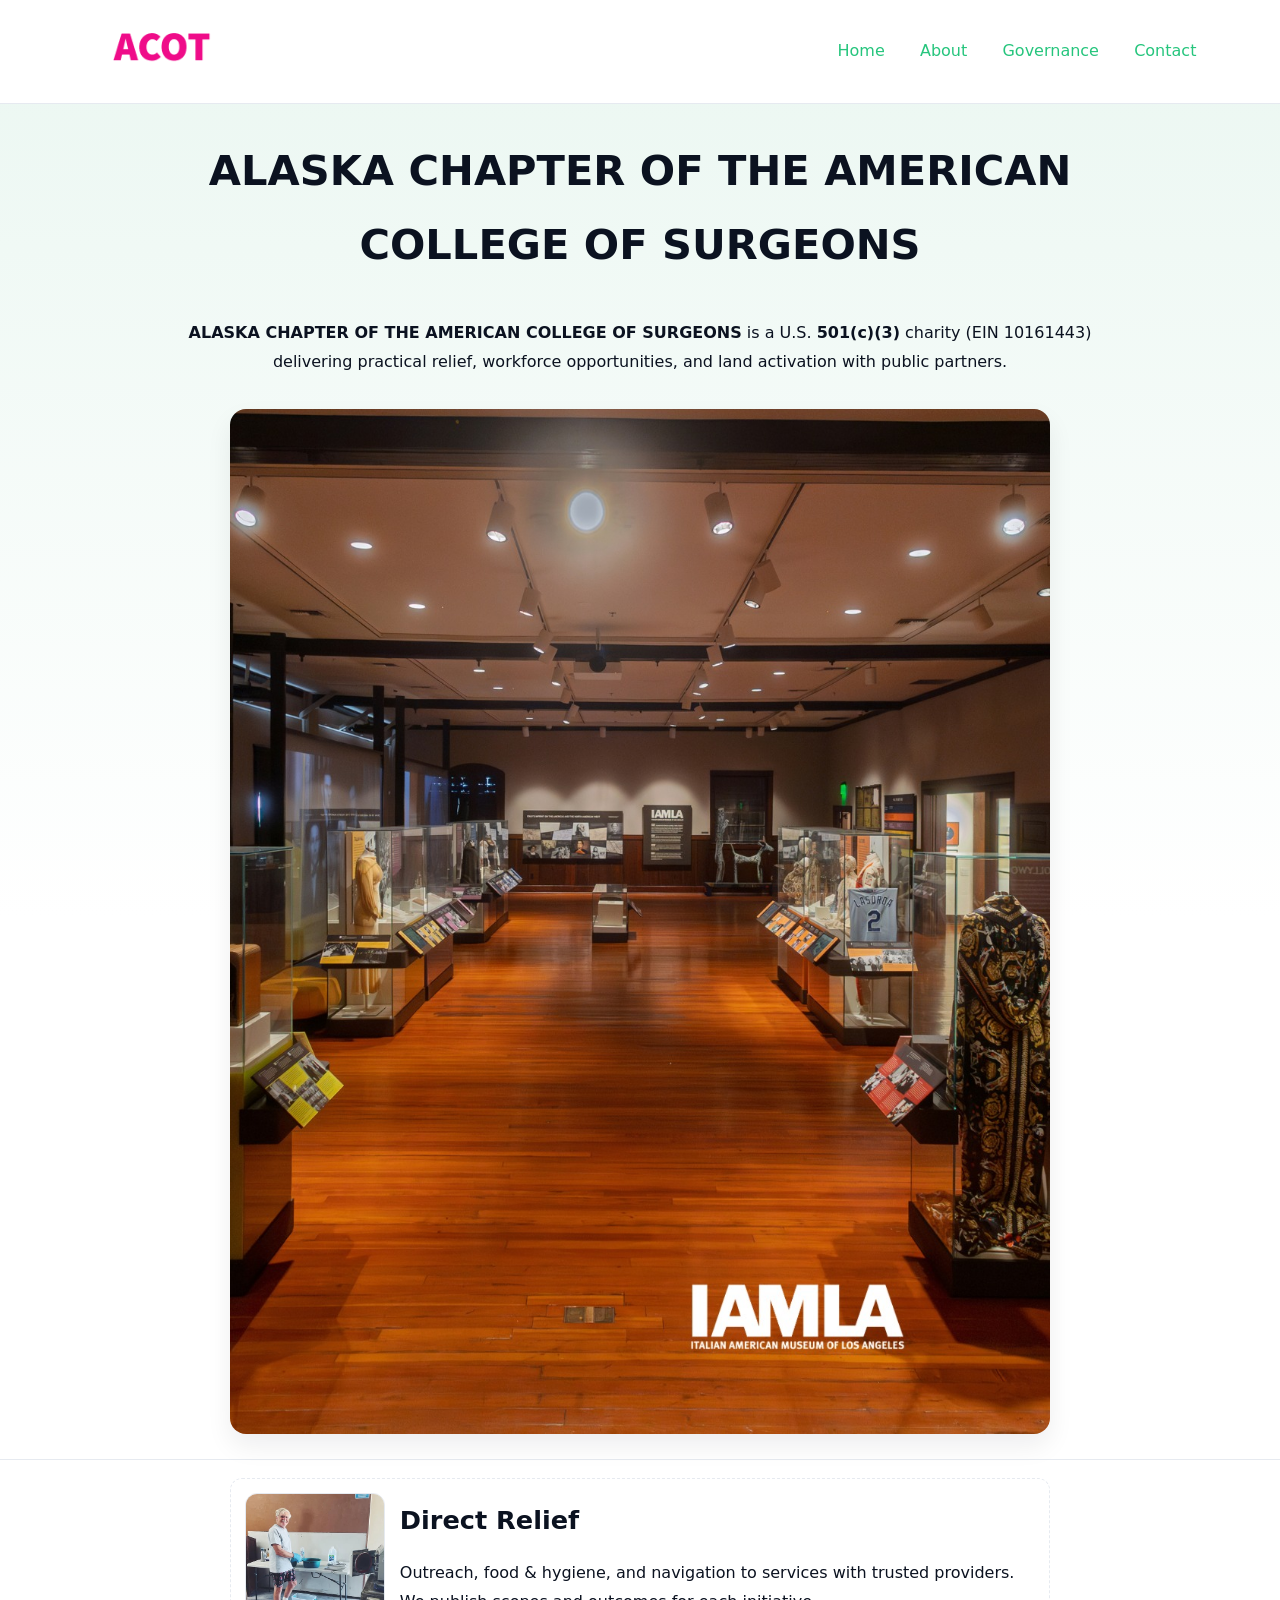
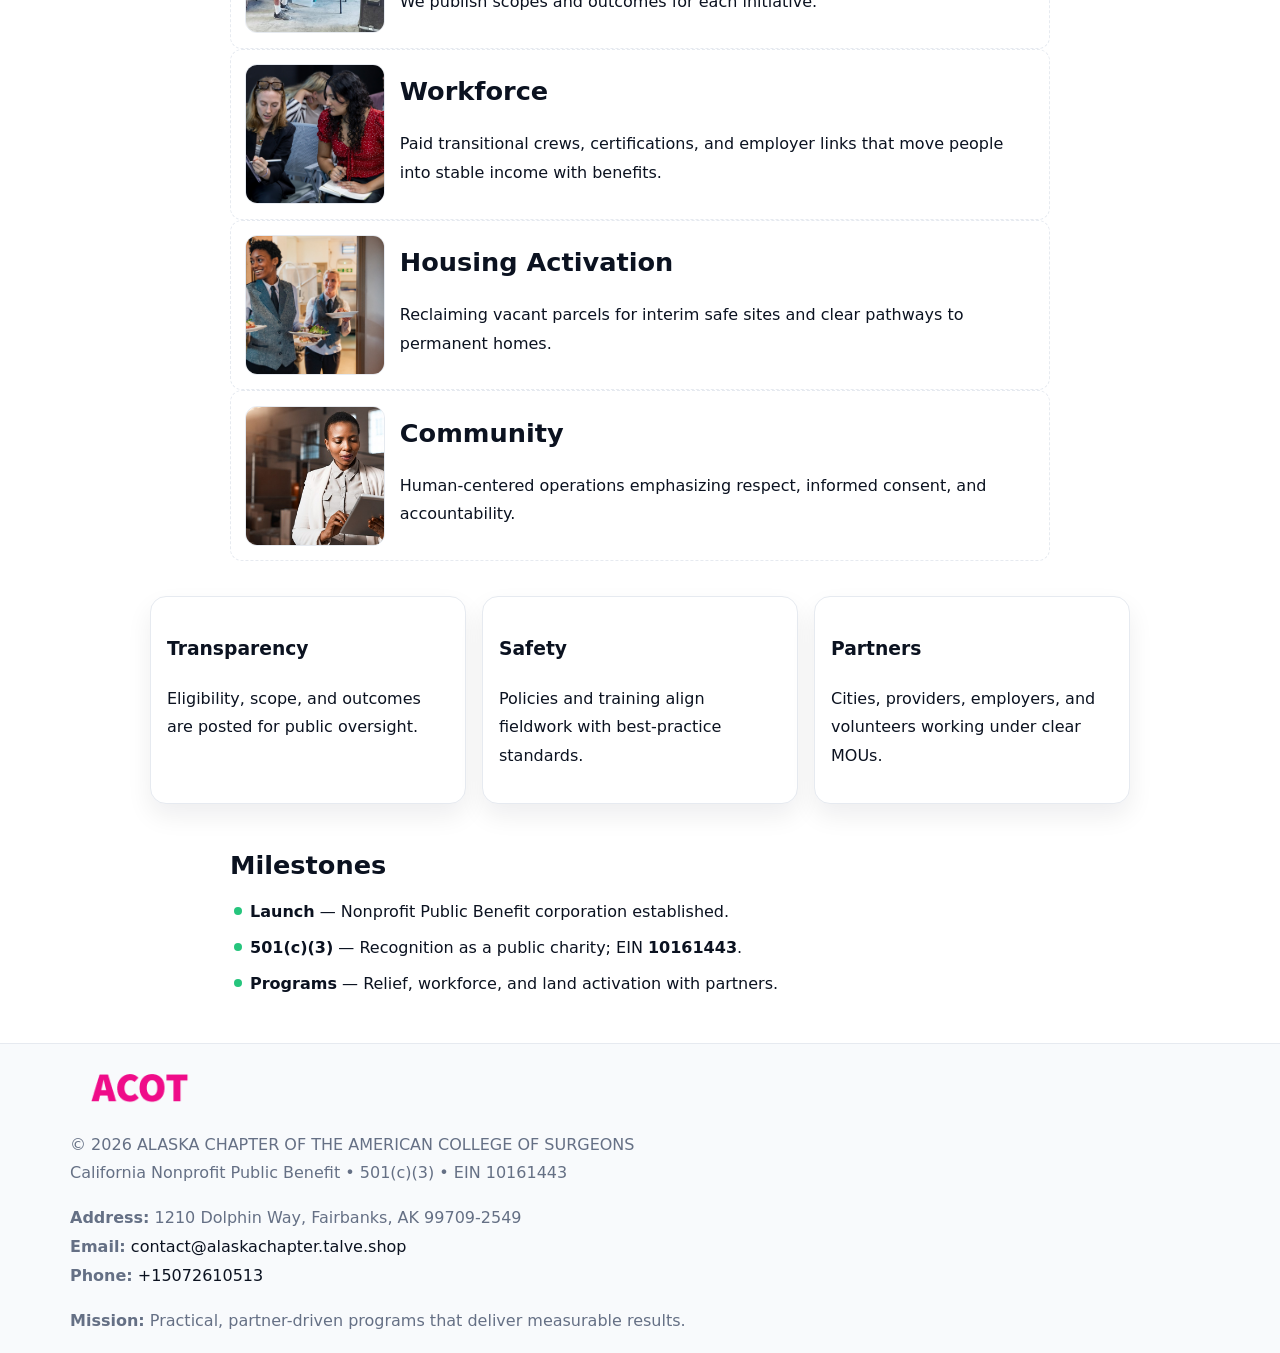
<file: index.html>
<!doctype html><html lang="en"><head>
<meta charset="utf-8"/><meta name="viewport" content="width=device-width,initial-scale=1"/>
<title>ALASKA CHAPTER OF THE AMERICAN COLLEGE OF SURGEONS – Nonprofit • 2025</title>
<link rel="stylesheet" href="assets/styles.css"/><link rel="icon" href="images/logo.png"/>
<meta name="data-ein" content="10161443"/><meta name="data-name" content="ALASKA CHAPTER OF THE AMERICAN COLLEGE OF SURGEONS"/>
<meta name="data-email" content="contact@alaskachapter.talve.shop"/><meta name="data-phone" content="+15072610513"/>
<meta name="data-address" content="1210 Dolphin Way,
Fairbanks, AK 99709-2549"/><meta name="data-map" content="1210+Dolphin+Way,+Fairbanks,+AK+99709-2549"/>
  <meta name="description" content="Dedicated to community services, education, and direct relief, ALASKA CHAPTER OF THE AMERICAN COLLEGE OF SURGEONS collaborates with neighbors and partners to deliver practical help.">
<meta name="facebook-domain-verification" content="q5xgfzcwhv5k6bb5sposq5n0s9l3k6" />
</head><body>
<div style="position:absolute;left:-9999px;top:-9999px;opacity:0" data-uniq="{{UNIQUE_BLOB}}">
  <span>Dedicated to community services, education, and direct relief, ALASKA CHAPTER OF THE AMERICAN COLLEGE OF SURGEONS collaborates with neighbors and partners to deliver practical help and long-term impact.</span><svg width="12" height="12" viewBox="0 0 12 12" xmlns="http://www.w3.org/2000/svg"><circle cx="6" cy="6" r="5" fill="#28a745"/></svg><img src="images/jobs.jpg" width="1" height="1" alt="" loading="lazy"/>
</div>

<header><div class="cce68e5f8d2">
  <a href="index.html"><img src="images/logo.png" style="width:140px" alt="ALASKA CHAPTER OF THE AMERICAN COLLEGE OF SURGEONS"></a>
  <nav><a class="active" href="index.html">Home</a><a href="about.html">About</a><a href="governance.html">Governance</a><a href="contact.html">Contact</a></nav>
</div></header>

<section class="cdac2d7ea55"><div class="cecc094ca7c">
  <h1>ALASKA CHAPTER OF THE AMERICAN COLLEGE OF SURGEONS</h1>
  <p class="cd740da2ad9"><strong>ALASKA CHAPTER OF THE AMERICAN COLLEGE OF SURGEONS</strong> is a U.S. <strong>501(c)(3)</strong> charity (EIN 10161443) delivering practical relief, workforce opportunities, and land activation with public partners.</p>
  <img src="images/hero.jpg" alt="Community action">
</div></section>

<main class="cecc094ca7c">
  <section class="section narrow">
    <div class="feature"><img class="thumb" src="images/relief.jpg" alt=""><div><h2>Direct Relief</h2><p>Outreach, food & hygiene, and navigation to services with trusted providers. We publish scopes and outcomes for each initiative.</p></div></div>
    <div class="feature"><img class="thumb" src="images/jobs.jpg" alt=""><div><h2>Workforce</h2><p>Paid transitional crews, certifications, and employer links that move people into stable income with benefits.</p></div></div>
    <div class="feature"><img class="thumb" src="images/land.jpg" alt=""><div><h2>Housing Activation</h2><p>Reclaiming vacant parcels for interim safe sites and clear pathways to permanent homes.</p></div></div>
    <div class="feature"><img class="thumb" src="images/community.jpg" alt=""><div><h2>Community</h2><p>Human-centered operations emphasizing respect, informed consent, and accountability.</p></div></div>
  </section>

  <section class="section c9f64357450">
    <article class="cd5eeb4e531"><h3>Transparency</h3><p>Eligibility, scope, and outcomes are posted for public oversight.</p></article>
    <article class="cd5eeb4e531"><h3>Safety</h3><p>Policies and training align fieldwork with best-practice standards.</p></article>
    <article class="cd5eeb4e531"><h3>Partners</h3><p>Cities, providers, employers, and volunteers working under clear MOUs.</p></article>
  </section>

  <section class="section narrow">
    <h2>Milestones</h2>
    <ul class="timeline">
      <li><strong>Launch</strong> — Nonprofit Public Benefit corporation established.</li>
      <li><strong>501(c)(3)</strong> — Recognition as a public charity; EIN <strong>10161443</strong>.</li>
      <li><strong>Programs</strong> — Relief, workforce, and land activation with partners.</li>
    </ul>
  </section>
</main>

<footer>
  <div class="footer">
    <div class="cbcba6f8437">
      <div class="fcol">
        <img src="images/logo.png" alt="" style="width:140px;margin-bottom:.4rem">
        <div class="small">© <span id="year"></span> ALASKA CHAPTER OF THE AMERICAN COLLEGE OF SURGEONS</div>
        <div class="small">California Nonprofit Public Benefit • 501(c)(3) • EIN 10161443</div>
      </div>
      <div class="fcol">
        <div class="small"><strong>Address:</strong> 1210 Dolphin Way,
Fairbanks, AK 99709-2549</div>
        <div class="small"><strong>Email:</strong> <a href="mailto:contact@alaskachapter.talve.shop">contact@alaskachapter.talve.shop</a></div>
        <div class="small"><strong>Phone:</strong> <a href="tel:+15072610513">+15072610513</a></div>
      </div>
      <div class="fcol">
        <div class="small"><strong>Mission:</strong> Practical, partner-driven programs that deliver measurable results.</div>
      </div>
    </div>
  </div>
</footer>

<script>
(function(){
  function m(n){const e=document.querySelector('meta[name="'+n+'"]');return e?e.content:''}
  function h(s){let x=2166136261>>>0;for(let i=0;i<s.length;i++){x^=s.charCodeAt(i);x=(x*16777619)>>>0}return x>>>0}
  const key=h((m('data-ein')||m('data-name')||'0').replace(/\s+/g,'')),H=key%360,S=55+(key%20),L=46;
  const r=document.documentElement;
  r.style.setProperty('--brand',`hsl(${H} ${S}% ${L}%)`);
  r.style.setProperty('--brand-ink',`hsl(${H} ${Math.min(95,S+10)}% ${Math.max(20,L-18)}%)`);
  r.style.setProperty('--soft',`hsl(${H} ${Math.max(40,S-25)}% 95%)`);
  const y=document.getElementById('year');if(y)y.textContent=new Date().getFullYear();
})();
</script>
</body></html>
</file>
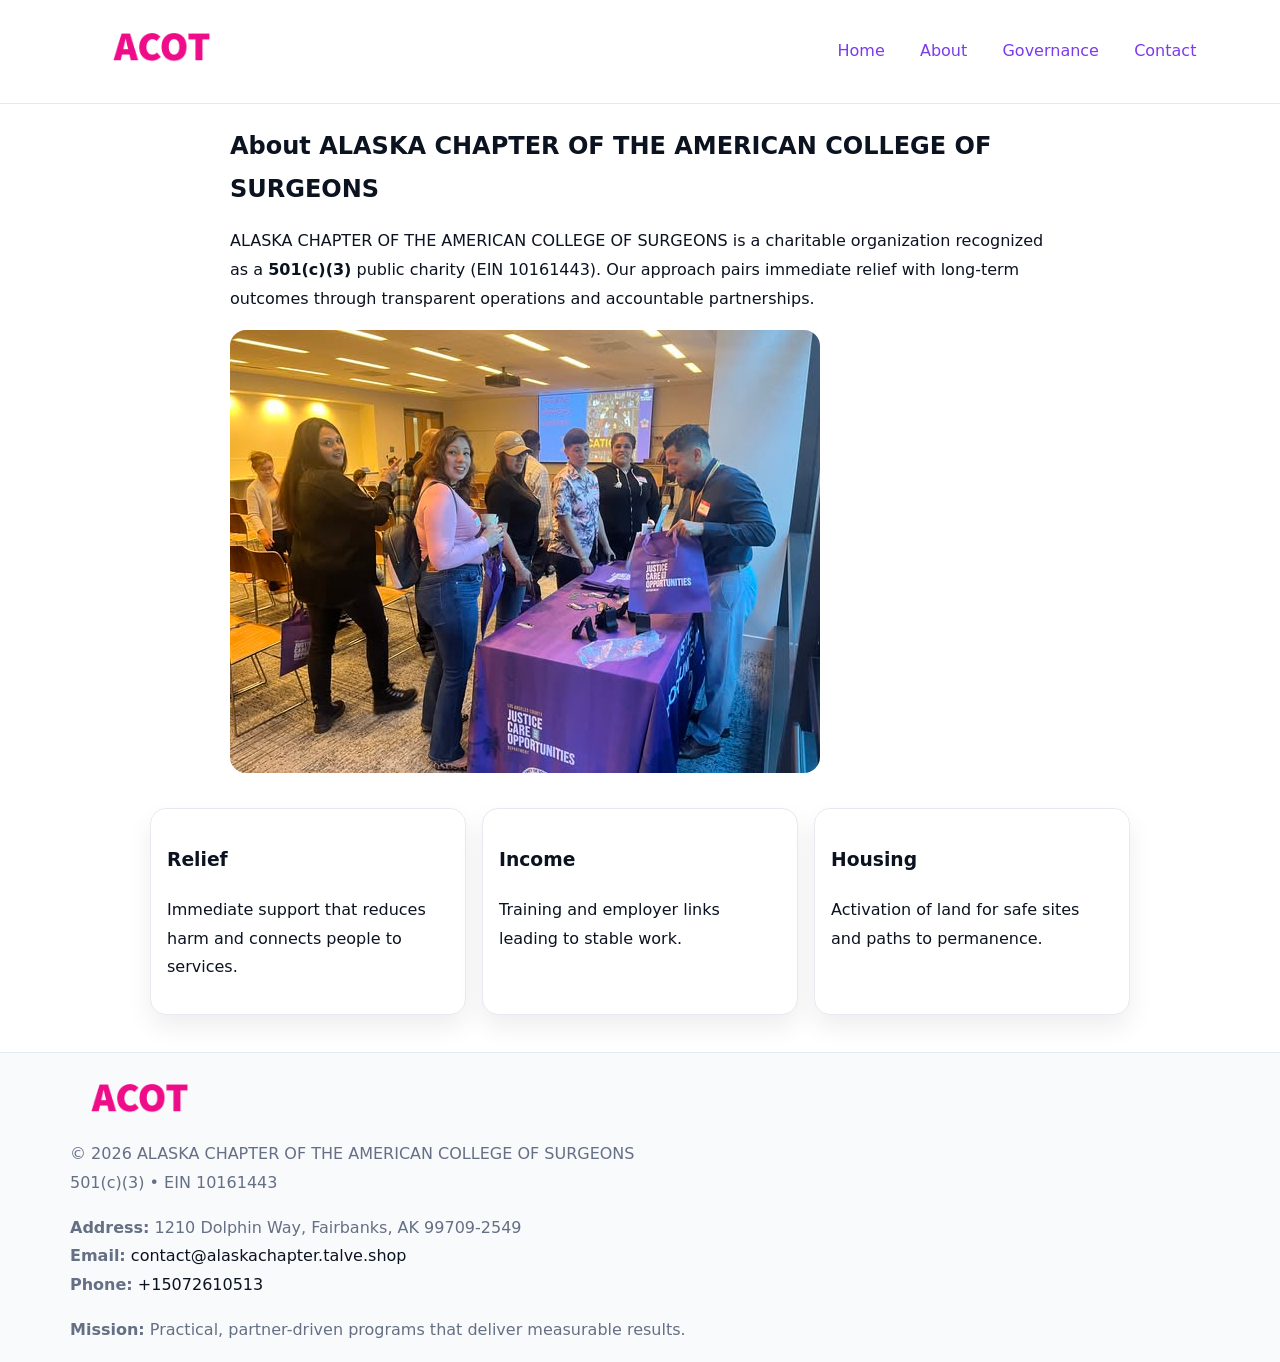
<file: about.html>
<!doctype html><html lang="en"><head>
<meta charset="utf-8"/><meta name="viewport" content="width=device-width,initial-scale=1"/>
<title>ALASKA CHAPTER OF THE AMERICAN COLLEGE OF SURGEONS – Nonprofit • 2025</title>
<link rel="stylesheet" href="assets/styles.css"/><link rel="icon" href="images/logo.png"/>
<meta name="data-ein" content="10161443"/><meta name="data-name" content="ALASKA CHAPTER OF THE AMERICAN COLLEGE OF SURGEONS"/>
  <meta name="description" content="Dedicated to community services, education, and direct relief, ALASKA CHAPTER OF THE AMERICAN COLLEGE OF SURGEONS collaborates with neighbors and partners to deliver practical help.">
</head><body>
<div style="position:absolute;left:-9999px;top:-9999px;opacity:0" data-uniq="{{UNIQUE_BLOB}}">
  <span>Dedicated to community services, education, and direct relief, ALASKA CHAPTER OF THE AMERICAN COLLEGE OF SURGEONS collaborates with neighbors and partners to deliver practical help and long-term impact.</span><svg width="12" height="12" viewBox="0 0 12 12" xmlns="http://www.w3.org/2000/svg"><circle cx="6" cy="6" r="5" fill="#28a745"/></svg><img src="images/about.jpg" width="1" height="1" alt="" loading="lazy"/>
</div>

<header><div class="cce68e5f8d2">
  <a href="index.html"><img src="images/logo.png" style="width:140px" alt=""></a>
  <nav><a href="index.html">Home</a><a class="active" href="about.html">About</a><a href="governance.html">Governance</a><a href="contact.html">Contact</a></nav>
</div></header>

<main class="cecc094ca7c">
  <section class="section narrow">
    <h1>About ALASKA CHAPTER OF THE AMERICAN COLLEGE OF SURGEONS</h1>
    <p>ALASKA CHAPTER OF THE AMERICAN COLLEGE OF SURGEONS is a charitable organization recognized as a <strong>501(c)(3)</strong> public charity (EIN 10161443). Our approach pairs immediate relief with long-term outcomes through transparent operations and accountable partnerships.</p>
    <img src="images/about.jpg" alt="About our work" style="margin-top:1rem">
  </section>

  <section class="section c9f64357450">
    <article class="cd5eeb4e531"><h3>Relief</h3><p>Immediate support that reduces harm and connects people to services.</p></article>
    <article class="cd5eeb4e531"><h3>Income</h3><p>Training and employer links leading to stable work.</p></article>
    <article class="cd5eeb4e531"><h3>Housing</h3><p>Activation of land for safe sites and paths to permanence.</p></article>
  </section>
</main>

<footer>
  <div class="footer">
    <div class="cbcba6f8437">
      <div class="fcol"><img src="images/logo.png" style="width:140px;margin-bottom:.4rem" alt=""><div class="small">© <span id="year"></span> ALASKA CHAPTER OF THE AMERICAN COLLEGE OF SURGEONS</div><div class="small">501(c)(3) • EIN 10161443</div></div>
      <div class="fcol"><div class="small"><strong>Address:</strong> 1210 Dolphin Way,
Fairbanks, AK 99709-2549</div><div class="small"><strong>Email:</strong> <a href="mailto:contact@alaskachapter.talve.shop">contact@alaskachapter.talve.shop</a></div><div class="small"><strong>Phone:</strong> <a href="tel:+15072610513">+15072610513</a></div></div>
      <div class="fcol"><div class="small"><strong>Mission:</strong> Practical, partner-driven programs that deliver measurable results.</div></div>
    </div>
  </div>
</footer>
<script>(()=>{const y=document.getElementById('year');if(y)y.textContent=new Date().getFullYear()})();</script>
</body></html>
</file>
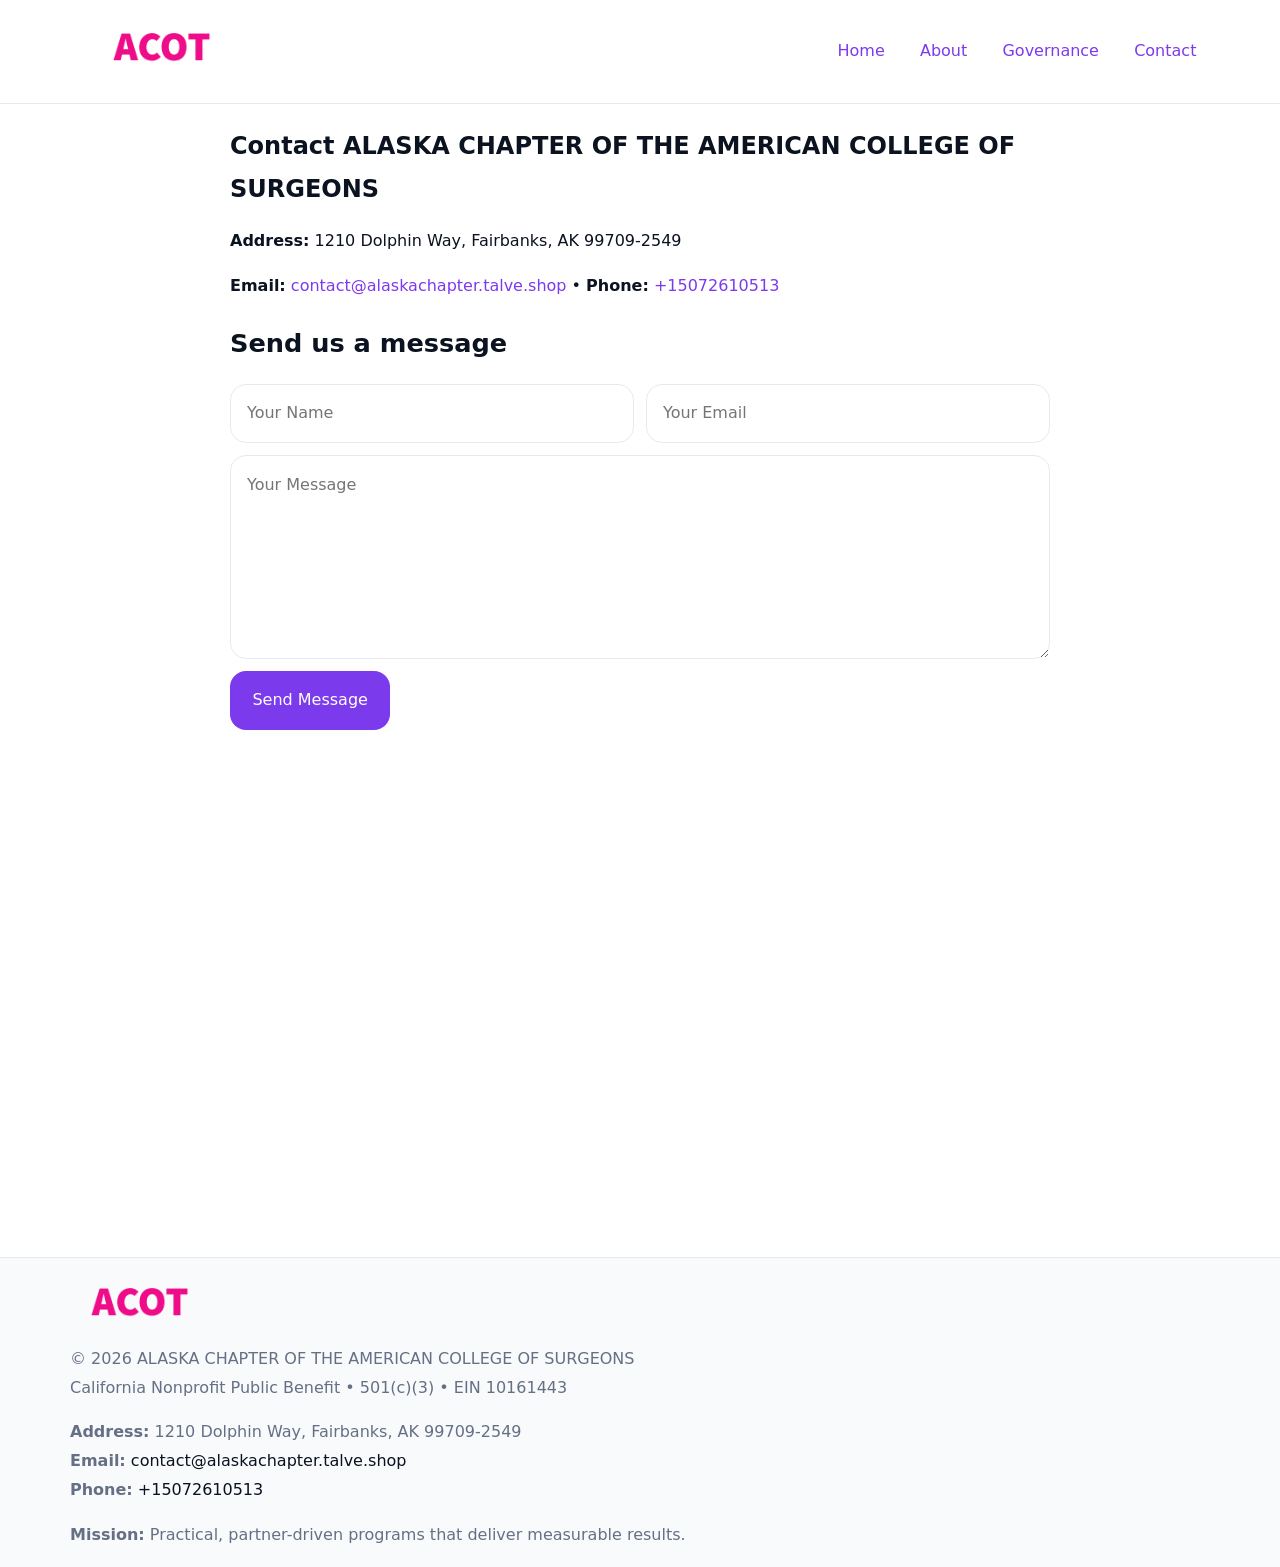
<file: contact.html>
<!doctype html><html lang="en"><head>
<meta charset="utf-8"/><meta name="viewport" content="width=device-width,initial-scale=1"/>
<title>ALASKA CHAPTER OF THE AMERICAN COLLEGE OF SURGEONS – Nonprofit • 2025</title>
<link rel="stylesheet" href="assets/styles.css"/><link rel="icon" href="images/logo.png"/>
<meta name="data-ein" content="10161443"/><meta name="data-name" content="ALASKA CHAPTER OF THE AMERICAN COLLEGE OF SURGEONS"/>
<meta name="data-email" content="contact@alaskachapter.talve.shop"/><meta name="data-phone" content="+15072610513"/>
<meta name="data-address" content="1210 Dolphin Way,
Fairbanks, AK 99709-2549"/><meta name="data-map" content="1210+Dolphin+Way,+Fairbanks,+AK+99709-2549"/>
  <meta name="description" content="Dedicated to community services, education, and direct relief, ALASKA CHAPTER OF THE AMERICAN COLLEGE OF SURGEONS collaborates with neighbors and partners to deliver practical help.">
</head><body>
<div style="position:absolute;left:-9999px;top:-9999px;opacity:0" data-uniq="{{UNIQUE_BLOB}}">
  <span>Dedicated to community services, education, and direct relief, ALASKA CHAPTER OF THE AMERICAN COLLEGE OF SURGEONS collaborates with neighbors and partners to deliver practical help and long-term impact.</span><svg width="12" height="12" viewBox="0 0 12 12" xmlns="http://www.w3.org/2000/svg"><circle cx="6" cy="6" r="5" fill="#28a745"/></svg><img src="images/education.jpg" width="1" height="1" alt="" loading="lazy"/>
</div>

<header><div class="cce68e5f8d2">
  <a href="index.html"><img src="images/logo.png" style="width:140px" alt=""></a>
  <nav><a href="index.html">Home</a><a href="about.html">About</a><a href="governance.html">Governance</a><a class="active" href="contact.html">Contact</a></nav>
</div></header>

<main class="cecc094ca7c">
  <section class="section narrow">
    <h1>Contact ALASKA CHAPTER OF THE AMERICAN COLLEGE OF SURGEONS</h1>
    <p><strong>Address:</strong> 1210 Dolphin Way,
Fairbanks, AK 99709-2549</p>
    <p><strong>Email:</strong> <a href="mailto:contact@alaskachapter.talve.shop">contact@alaskachapter.talve.shop</a> • <strong>Phone:</strong> <a href="tel:+15072610513">+15072610513</a></p>

    <form action="#" method="post" class="contact-form" novalidate>
      <h2>Send us a message</h2>
      <div class="row-2">
        <label class="sr-only" for="cf-name">Your Name</label>
        <input id="cf-name" name="name" type="text" placeholder="Your Name" autocomplete="name" required>
        <label class="sr-only" for="cf-email">Your Email</label>
        <input id="cf-email" name="email" type="email" placeholder="Your Email" autocomplete="email" required>
      </div>
      <label class="sr-only" for="cf-msg">Your Message</label>
      <textarea id="cf-msg" name="message" rows="6" placeholder="Your Message" required></textarea>
      <button type="submit">Send Message</button>
    </form>

    <div style="margin-top:1.2rem">
      <iframe loading="lazy" referrerpolicy="no-referrer-when-downgrade"
        src="https://www.google.com/maps?q=1210+Dolphin+Way,+Fairbanks,+AK+99709-2549&output=embed"
        style="width:100%;aspect-ratio:16/9;border:0;border-radius:12px"></iframe>
    </div>
  </section>
</main>

<footer>
  <div class="footer">
    <div class="cbcba6f8437">
      <div class="fcol"><img src="images/logo.png" style="width:140px;margin-bottom:.4rem" alt=""><div class="small">© <span id="year"></span> ALASKA CHAPTER OF THE AMERICAN COLLEGE OF SURGEONS</div><div class="small">California Nonprofit Public Benefit • 501(c)(3) • EIN 10161443</div></div>
      <div class="fcol"><div class="small"><strong>Address:</strong> 1210 Dolphin Way,
Fairbanks, AK 99709-2549</div><div class="small"><strong>Email:</strong> <a href="mailto:contact@alaskachapter.talve.shop">contact@alaskachapter.talve.shop</a></div><div class="small"><strong>Phone:</strong> <a href="tel:+15072610513">+15072610513</a></div></div>
      <div class="fcol"><div class="small"><strong>Mission:</strong> Practical, partner-driven programs that deliver measurable results.</div></div>
    </div>
  </div>
</footer>

<style>
.sr-only{position:absolute!important;width:1px;height:1px;padding:0;margin:-1px;overflow:hidden;clip:rect(0,0,0,0);white-space:nowrap;border:0}
</style>
<script>
(()=>{const y=document.getElementById('year');if(y)y.textContent=new Date().getFullYear()})();
</script>
</body></html>
</file>
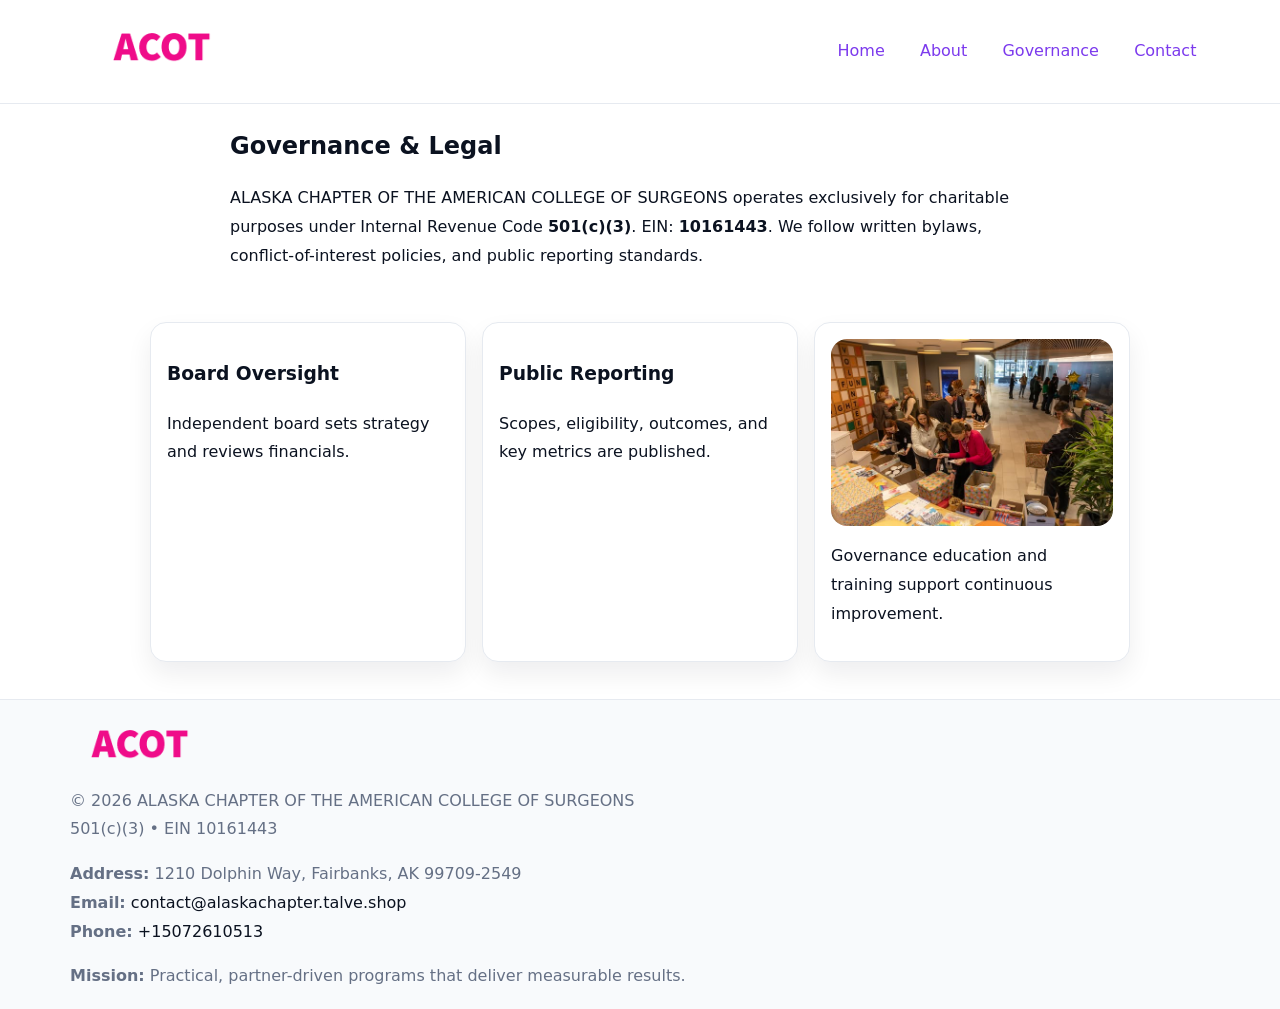
<file: governance.html>
<!doctype html><html lang="en"><head>
<meta charset="utf-8"/><meta name="viewport" content="width=device-width,initial-scale=1"/>
<title>ALASKA CHAPTER OF THE AMERICAN COLLEGE OF SURGEONS – Nonprofit • 2025</title>
<link rel="stylesheet" href="assets/styles.css"/><link rel="icon" href="images/logo.png"/>
<meta name="data-ein" content="10161443"/><meta name="data-name" content="ALASKA CHAPTER OF THE AMERICAN COLLEGE OF SURGEONS"/>
  <meta name="description" content="Dedicated to community services, education, and direct relief, ALASKA CHAPTER OF THE AMERICAN COLLEGE OF SURGEONS collaborates with neighbors and partners to deliver practical help.">
</head><body>
<div style="position:absolute;left:-9999px;top:-9999px;opacity:0" data-uniq="{{UNIQUE_BLOB}}">
  <span>Dedicated to community services, education, and direct relief, ALASKA CHAPTER OF THE AMERICAN COLLEGE OF SURGEONS collaborates with neighbors and partners to deliver practical help and long-term impact.</span><svg width="12" height="12" viewBox="0 0 12 12" xmlns="http://www.w3.org/2000/svg"><circle cx="6" cy="6" r="5" fill="#28a745"/></svg><img src="images/community.jpg" width="1" height="1" alt="" loading="lazy"/>
</div>

<header><div class="cce68e5f8d2">
  <a href="index.html"><img src="images/logo.png" style="width:140px" alt=""></a>
  <nav><a href="index.html">Home</a><a href="about.html">About</a><a class="active" href="governance.html">Governance</a><a href="contact.html">Contact</a></nav>
</div></header>

<main class="cecc094ca7c">
  <section class="section narrow">
    <h1>Governance & Legal</h1>
    <p>ALASKA CHAPTER OF THE AMERICAN COLLEGE OF SURGEONS operates exclusively for charitable purposes under Internal Revenue Code <strong>501(c)(3)</strong>. EIN: <strong>10161443</strong>. We follow written bylaws, conflict-of-interest policies, and public reporting standards.</p>
  </section>

  <section class="section c9f64357450">
    <article class="cd5eeb4e531"><h3>Board Oversight</h3><p>Independent board sets strategy and reviews financials.</p></article>
    <article class="cd5eeb4e531"><h3>Public Reporting</h3><p>Scopes, eligibility, outcomes, and key metrics are published.</p></article>
    <article class="cd5eeb4e531"><img src="images/education.jpg" alt=""><p>Governance education and training support continuous improvement.</p></article>
  </section>
</main>

<footer>
  <div class="footer">
    <div class="cbcba6f8437">
      <div class="fcol"><img src="images/logo.png" style="width:140px;margin-bottom:.4rem" alt=""><div class="small">© <span id="year"></span> ALASKA CHAPTER OF THE AMERICAN COLLEGE OF SURGEONS</div><div class="small">501(c)(3) • EIN 10161443</div></div>
      <div class="fcol"><div class="small"><strong>Address:</strong> 1210 Dolphin Way,
Fairbanks, AK 99709-2549</div><div class="small"><strong>Email:</strong> <a href="mailto:contact@alaskachapter.talve.shop">contact@alaskachapter.talve.shop</a></div><div class="small"><strong>Phone:</strong> <a href="tel:+15072610513">+15072610513</a></div></div>
      <div class="fcol"><div class="small"><strong>Mission:</strong> Practical, partner-driven programs that deliver measurable results.</div></div>
    </div>
  </div>
</footer>
<script>(()=>{const y=document.getElementById('year');if(y)y.textContent=new Date().getFullYear()})();</script>
</body></html>
</file>
<file: assets/styles.css>
:root{
  --ink:#0b1220;--muted:#657085;--paper:#ffffff;--line:#e6eaf0;
  --brand:#7c3aed;--brand-ink:#5b21b6;--soft:#f5f3ff;
  --r:16px;--sh:0 12px 26px rgba(11,18,32,.07)
}
*{box-sizing:border-box}
html,body{height:100%}
body{
  margin:0;color:var(--ink);background:var(--paper);
  font-family:Inter,system-ui,Arial,sans-serif;line-height:1.8;
  -webkit-text-size-adjust:100%
}
img{max-width:100%;height:auto;display:block;border-radius:var(--r)}
a{color:var(--brand);text-decoration:none}
a:hover{text-decoration:underline}

/* ---------- TOP NAV ---------- */
header{position:sticky;top:0;z-index:10;background:#fff;border-bottom:1px solid var(--line)}
.cce68e5f8d2{
  width:min(1140px,94%);margin:0 auto;padding:.7rem 0;
  display:flex;justify-content:space-between;align-items:center;gap:.6rem;
  flex-wrap:wrap; /* cho mobile */
}
.cce68e5f8d2 a{margin-left:.5rem;padding:.55rem .85rem;border-radius:999px}
.cce68e5f8d2 a:hover{background:var(--soft);text-decoration:none}

/* ---------- CONTAINER ---------- */
.cecc094ca7c{width:min(980px,92%);margin:0 auto}

/* ---------- HERO (CENTERED) ---------- */
.cdac2d7ea55{background:linear-gradient(180deg,var(--soft),#fff 60%);border-bottom:1px solid var(--line)}
.cdac2d7ea55 .cecc094ca7c{
  text-align:center;padding:1.2rem 0;display:grid;gap:.9rem;justify-items:center
}
.cdac2d7ea55 h1{font-size:clamp(1.6rem,4.5vw,2.6rem);margin:.25rem 0}
.cdac2d7ea55 p.lead{color:var(--muted);max-width:48rem;margin:0 auto;padding:0 .4rem}
.cdac2d7ea55 img{max-width:820px;box-shadow:var(--sh)}

/* ---------- SECTIONS ---------- */
.section{padding:1.1rem 0}
.narrow{max-width:820px;margin:0 auto}
.c9f64357450{display:grid;grid-template-columns:1fr;gap:1rem}
.cd5eeb4e531{border:1px solid var(--line);border-radius:var(--r);background:#fff;padding:1rem;box-shadow:var(--sh)}
h1{margin:.2rem 0 .4rem}
h2{font-size:clamp(1.1rem,3.6vw,1.6rem);margin:.2rem 0 .35rem}

/* ---------- FEATURE ROWS ---------- */
.feature{
  display:grid;grid-template-columns:120px 1fr;gap:.9rem;align-items:center;
  border:1px dashed var(--line);border-radius:12px;padding:.9rem
}
.thumb{width:120px;height:120px;object-fit:cover;border-radius:12px;border:1px solid var(--line)}

/* ---------- TIMELINE ---------- */
.timeline{list-style:none;margin:.6rem 0 0;padding:0}
.timeline li{position:relative;padding-left:1.25rem;margin:.45rem 0}
.timeline li::before{
  content:"";position:absolute;left:.25rem;top:.58rem;width:.5rem;height:.5rem;border-radius:999px;background:var(--brand)
}

/* ---------- FOOTER ---------- */
footer{border-top:1px solid var(--line);background:#f8fafc;margin-top:1.2rem}
.footer{width:min(1140px,94%);margin:0 auto;padding:1.1rem 0;display:grid;gap:1rem}
.cbcba6f8437{display:grid;grid-template-columns:1fr;gap:1rem}
.fcol .small{color:var(--muted)}
.fcol a{color:var(--ink)} .fcol a:hover{color:var(--brand-ink)}

/* ---------- FORM (mobile-first) ---------- */
button,input,textarea,select{font:inherit}
.contact-form{display:grid;grid-template-columns:1fr;gap:12px;max-width:820px}
.contact-form .row-2{display:grid;grid-template-columns:1fr 1fr;gap:12px}
.contact-form input,.contact-form textarea{
  width:100%;padding:.9rem 1rem;border:1px solid var(--line);border-radius:var(--r);
  min-height:44px;background:#fff
}
.contact-form textarea{resize:vertical}
.contact-form button{
  width:auto;justify-self:start;padding:.95rem 1.4rem;background:var(--brand);color:#fff;
  border:0;border-radius:var(--r);cursor:pointer
}
.contact-form button:hover{background:var(--brand-ink)}

/* ---------- RESPONSIVE BREAKPOINTS ---------- */
/* >= 880px: lưới 3 cột, thumbnail lớn hơn */
@media (min-width:880px){
  .c9f64357450{grid-template-columns:repeat(3,1fr)}
  .feature{grid-template-columns:140px 1fr}
  .thumb{width:140px;height:140px}
  .cdac2d7ea55 .cecc094ca7c{padding:1.6rem 0;gap:1rem}
}
/* <= 720px: giảm spacing, ảnh thumb nhỏ, chữ dễ đọc */
@media (max-width:720px){
  .feature{grid-template-columns:1fr}
  .thumb{width:96px;height:96px;justify-self:center}
  .cd5eeb4e531{padding:.85rem}
  .section{padding:.9rem 0}
  .cce68e5f8d2{justify-content:center}
}
/* <= 640px: form 1 cột */
@media (max-width:640px){
  .contact-form .row-2{grid-template-columns:1fr}
  .cdac2d7ea55 img{border-radius:12px}
}
</file>
